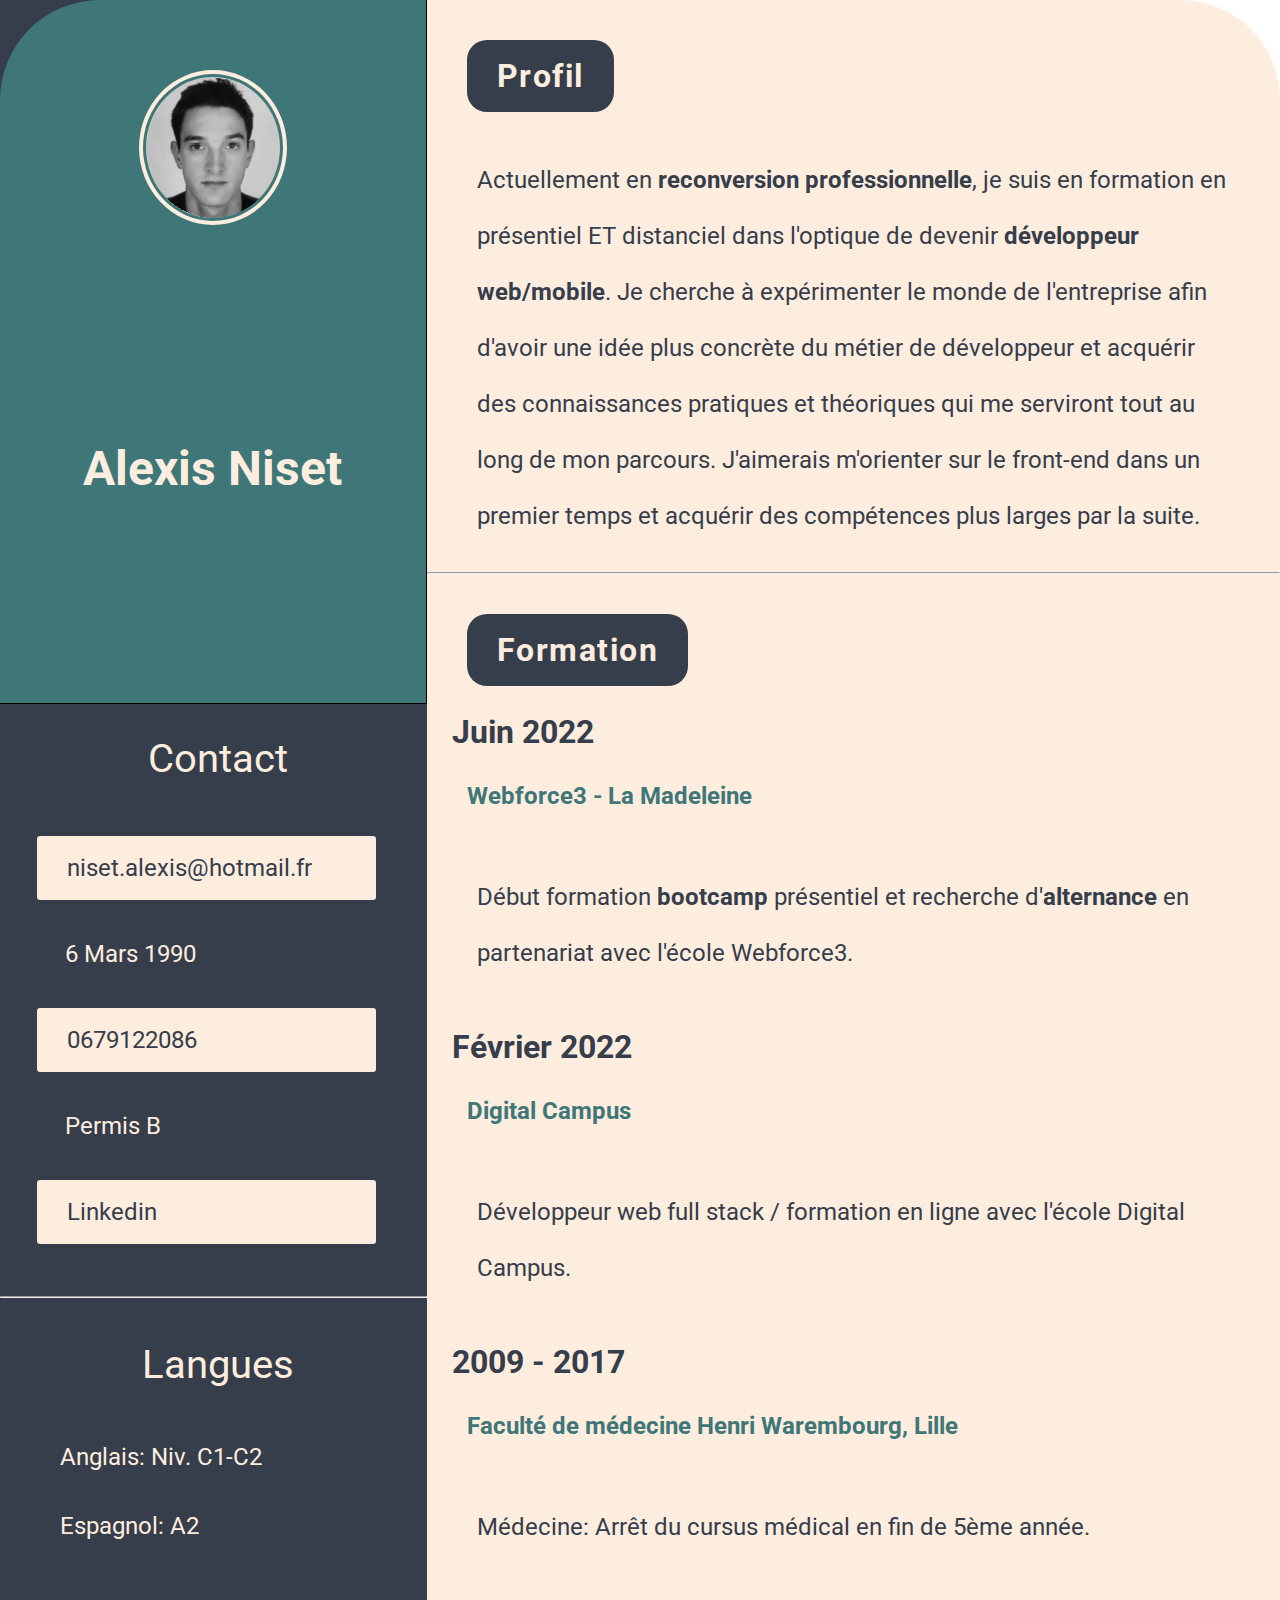
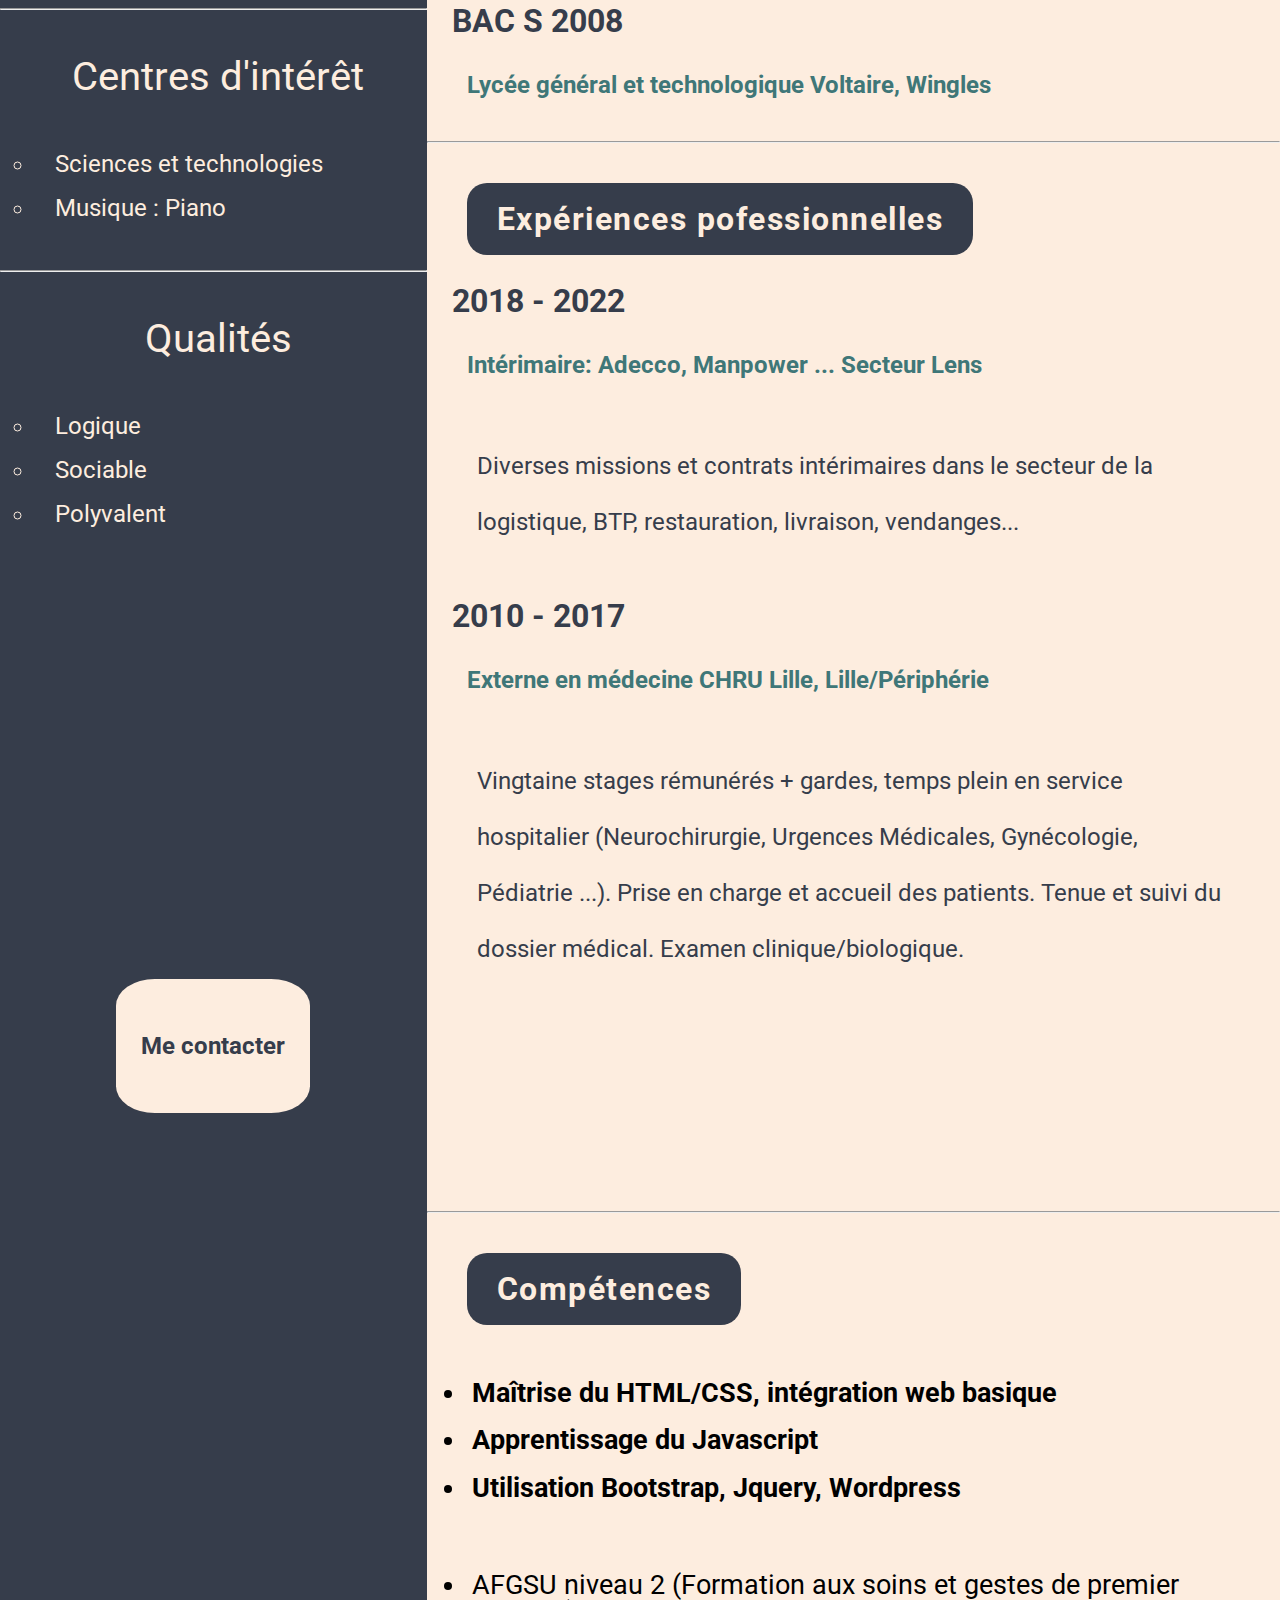
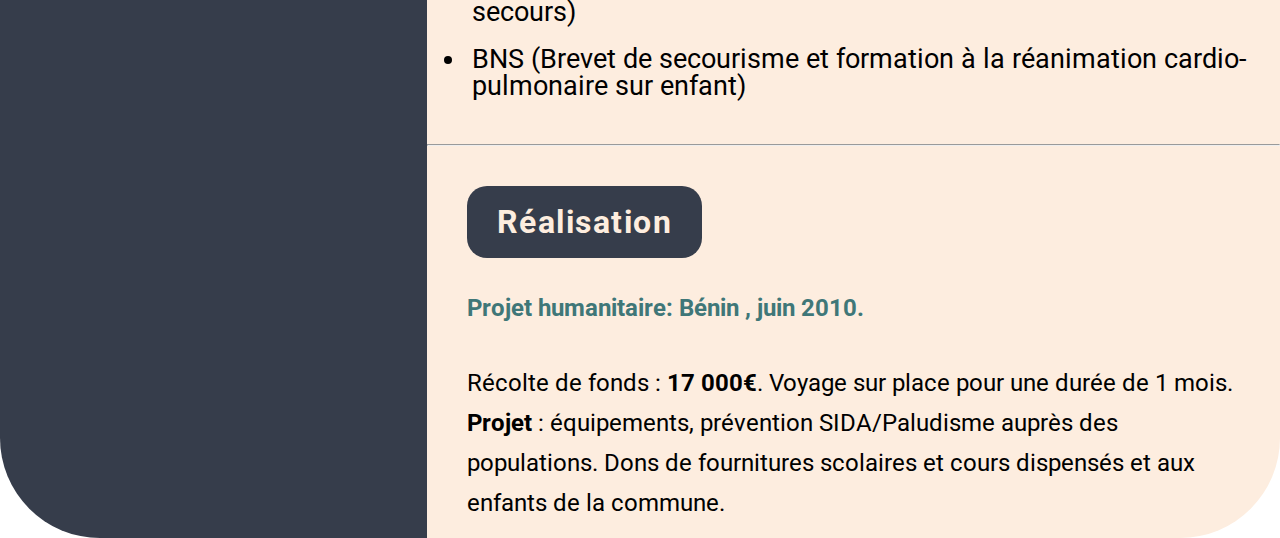
<file: index.html>
<!DOCTYPE html>
<html lang="en">
<head>
    <meta charset="UTF-8">
    <meta http-equiv="X-UA-Compatible" content="IE=edge">
    <meta name="viewport" content="width=device-width, initial-scale=1.0">
    <title>CV</title>
    <link rel="stylesheet" href="https://cdnjs.cloudflare.com/ajax/libs/font-awesome/6.1.1/css/all.min.css" integrity="sha512-KfkfwYDsLkIlwQp6LFnl8zNdLGxu9YAA1QvwINks4PhcElQSvqcyVLLD9aMhXd13uQjoXtEKNosOWaZqXgel0g==" crossorigin="anonymous" referrerpolicy="no-referrer" />
    <link rel="stylesheet" href="reset.css">
    <link rel="stylesheet" href="style_cv.css">
</head>
<body>
    <header>
        <!-- ------------------------------------------------------------------------------------------------ -->
    </header>
    <section id="page">
        <aside>
            <div class="aside">
                <div class="header">
                    <img class ="photo2_cv" src="./photo2_cv.png" alt="">
                    <h1>Alexis Niset</h1>
                </div>
                <h2 id="contacts">Contact</h2>
                <!-- ------------------------------------------------------------------------------------------------ -->
                <div class="contact">
                    <!-- <li><i class="icon fa-solid fa-user"></i>Alexis Niset</li> -->
                    <li><i class="icon fa-solid fa-envelope"></i><a href="mailto:niset.alexis@hotmail.fr">niset.alexis@hotmail.fr</a> </li>
                    <li><i class="icon fa-solid fa-calendar-days"></i>6 Mars 1990</li>
                    <li><i class="icon fa-solid fa-phone"></i><a href=""tel:+33679122086">0679122086</a></li>
                    <!-- <li><i class="icon fa-solid fa-house"></i>3, rue du Cantin 62300 Lens</li> -->
                    <li><i class="icon fa-solid fa-car"></i>Permis B</li>
                    <li><a href="https://www.linkedin.com/in/alexis-niset-127b06138/" target="_blank"><i class="icon fa-brands fa-linkedin"></i>Linkedin</a></li>
                </div>
                <hr>
                <div>
                    <h2>Langues</h2>
                <!-- ------------------------------------------------------------------------------------------------ -->
                    <p><i class="icon fa-solid fa-flag"></i>Anglais: Niv. C1-C2</p>
                    <p><i class="icon fa-solid fa-flag"></i>Espagnol: A2</p>
                </div>
                <hr>
                <div class="stylized">
                    <h2>Centres d'intérêt</h2>
                <!-- ------------------------------------------------------------------------------------------------ -->
                    <li>Sciences et technologies</li>
                    <li>Musique : Piano</li>
                </div>
                <hr>
                 <div class="stylized">
                    <h2>Qualités</h2>

                    <li>Logique</li>
                    <li>Sociable</li>
                    <li>Polyvalent</li>
                </div>
            </div>
            <div class="back-to-top">
                <div>
                    <a href="#contacts">Me contacter</a>
                </div>
            </div>
        </aside>
            <main>
                <h3>Profil</h3>
            <!-- ------------------------------------------------------------------------------------------------ -->
                <p>
                    Actuellement en <strong>reconversion professionnelle</strong>, je suis en formation en présentiel ET distanciel
                    dans l'optique de devenir <strong>développeur web/mobile</strong>. Je cherche à 
                    expérimenter le monde de l'entreprise afin d'avoir une idée plus 
                    concrète du métier de développeur et acquérir des connaissances 
                    pratiques et théoriques qui me serviront tout au long de mon parcours. J'aimerais 
                    m'orienter sur le front-end dans un premier temps et acquérir des 
                    compétences plus larges par la suite.
                </p>
                <hr>
                <h3>Formation</h3>
            <!-- ------------------------------------------------------------------------------------------------ -->
                <div class="flex-item">
                    <div class="date">
                        Juin 2022
                    </div>
                    <p class="organization">
                        Webforce3 - La Madeleine
                    </p>
                    <p>
                        Début formation <strong>bootcamp</strong>  présentiel et recherche d'<strong>alternance</strong>  en partenariat avec l'école Webforce3.
                    </p>
                </div>
                <div class="flex-item">
                    <div class="date">
                        Février 2022
                    </div>
                    <p class="organization">
                        Digital Campus
                    </p>
                    <p>
                        Développeur web full stack / formation en ligne avec l'école Digital Campus.
                    </p>
                </div>
                <div class="flex-item">
                    <div class="date">
                        2009 - 2017
                    </div>
                   <p class="organization">
                       Faculté de médecine Henri Warembourg, Lille
                   </p>
                   <p>
                       Médecine: Arrêt du cursus médical en fin de 5ème année.
                   </p>
                </div>
                <div class="flex-item">
                    <div class="date">
                        BAC S 2008
                    </div>
                    <p class="organization">    
                        Lycée général et technologique Voltaire, Wingles
                    </p>
                </div>
                <hr>
                <h3>Expériences pofessionnelles</h3>
            <!-- ------------------------------------------------------------------------------------------------ -->
                <div class="flex-item">
                    <div class="date"> 2018 - 2022</div>
                    <p class="organization">
                        Intérimaire:
                        Adecco, Manpower ... Secteur Lens
                    </p>
                    <p>
                        Diverses missions et contrats intérimaires dans le secteur de la 
                        logistique, BTP, restauration, livraison, vendanges...
                    </p>
                </div>
                <div class="flex-item">
                    <div class="date">
                         2010 - 2017
                    </div>
                    <p class="organization">
                        Externe en médecine
                        CHRU Lille, Lille/Périphérie
                    </p>
                    <p>
                        Vingtaine stages rémunérés + gardes, temps plein en service hospitalier (Neurochirurgie, Urgences 
                        Médicales, Gynécologie, Pédiatrie ...). Prise en charge et accueil des patients.
                        Tenue et suivi du dossier médical. Examen clinique/biologique.
                    </p>
                </div>
        </main>
        <footer>
            <hr>
            <h3>Compétences</h3>
            <!-- ------------------------------------------------------------------------------------------------ -->
            <p>
                <li class="imp">Maîtrise du HTML/CSS, intégration web basique</li>
                <li class="imp">Apprentissage du Javascript</li>
                <li class="imp">Utilisation Bootstrap, Jquery, Wordpress</li>
            </p>
            <p>
                <li class="small">AFGSU niveau 2 (Formation aux soins et gestes de premier secours)</li>
                <li class="small">BNS (Brevet de secourisme et formation à la réanimation cardio-pulmonaire sur enfant)</li>
            </p>
            <hr>
            <h3>Réalisation</h3>
            <h4>
                <p class="organization">
                    Projet humanitaire: <span>Bénin</span> , juin 2010.
                </p>
            </h4>
            <p>
                Récolte de fonds : <strong>17 000€</strong>. Voyage sur place pour une durée de 1 mois. <br>
                <strong>Projet</strong> : équipements,  prévention SIDA/Paludisme auprès des populations.
                Dons de fournitures scolaires et cours dispensés et aux enfants de la commune.
            </p>
        </footer>
      </section>
</body>
</html>

<!--  -->
</file>
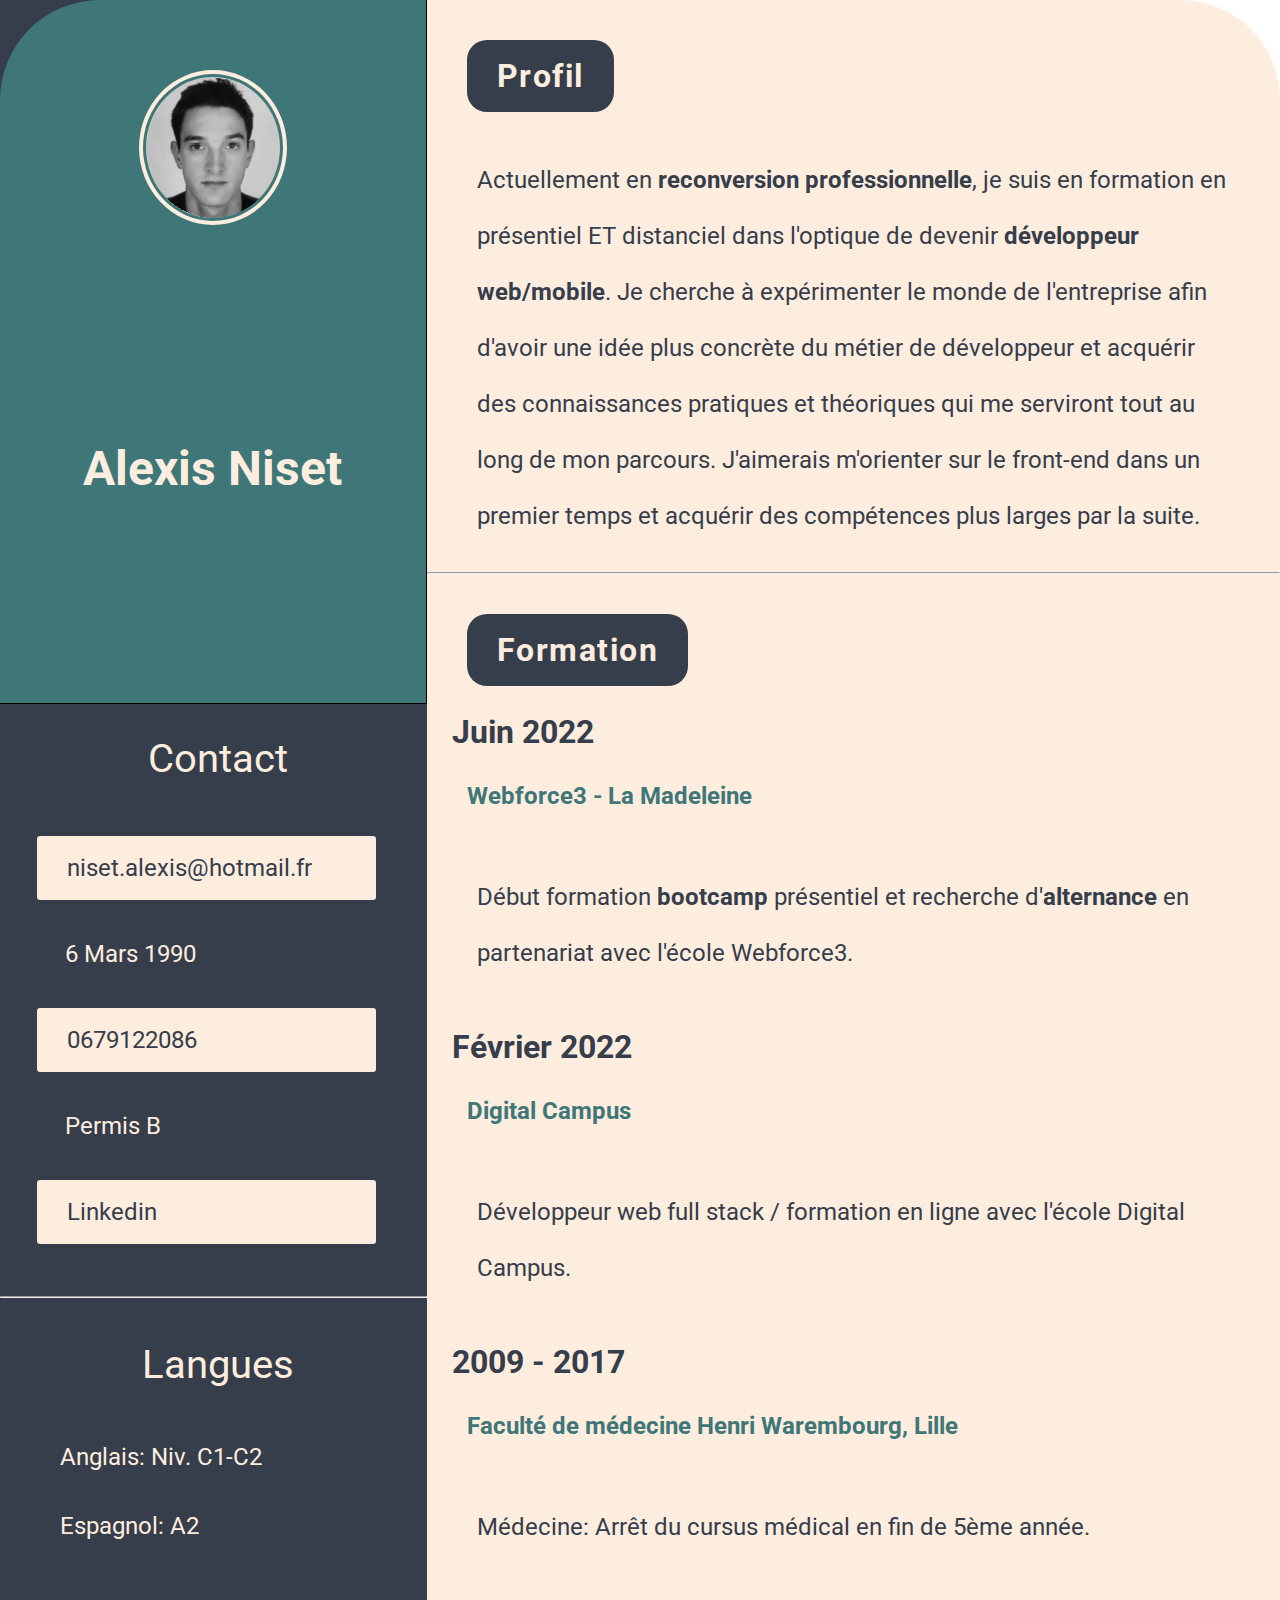
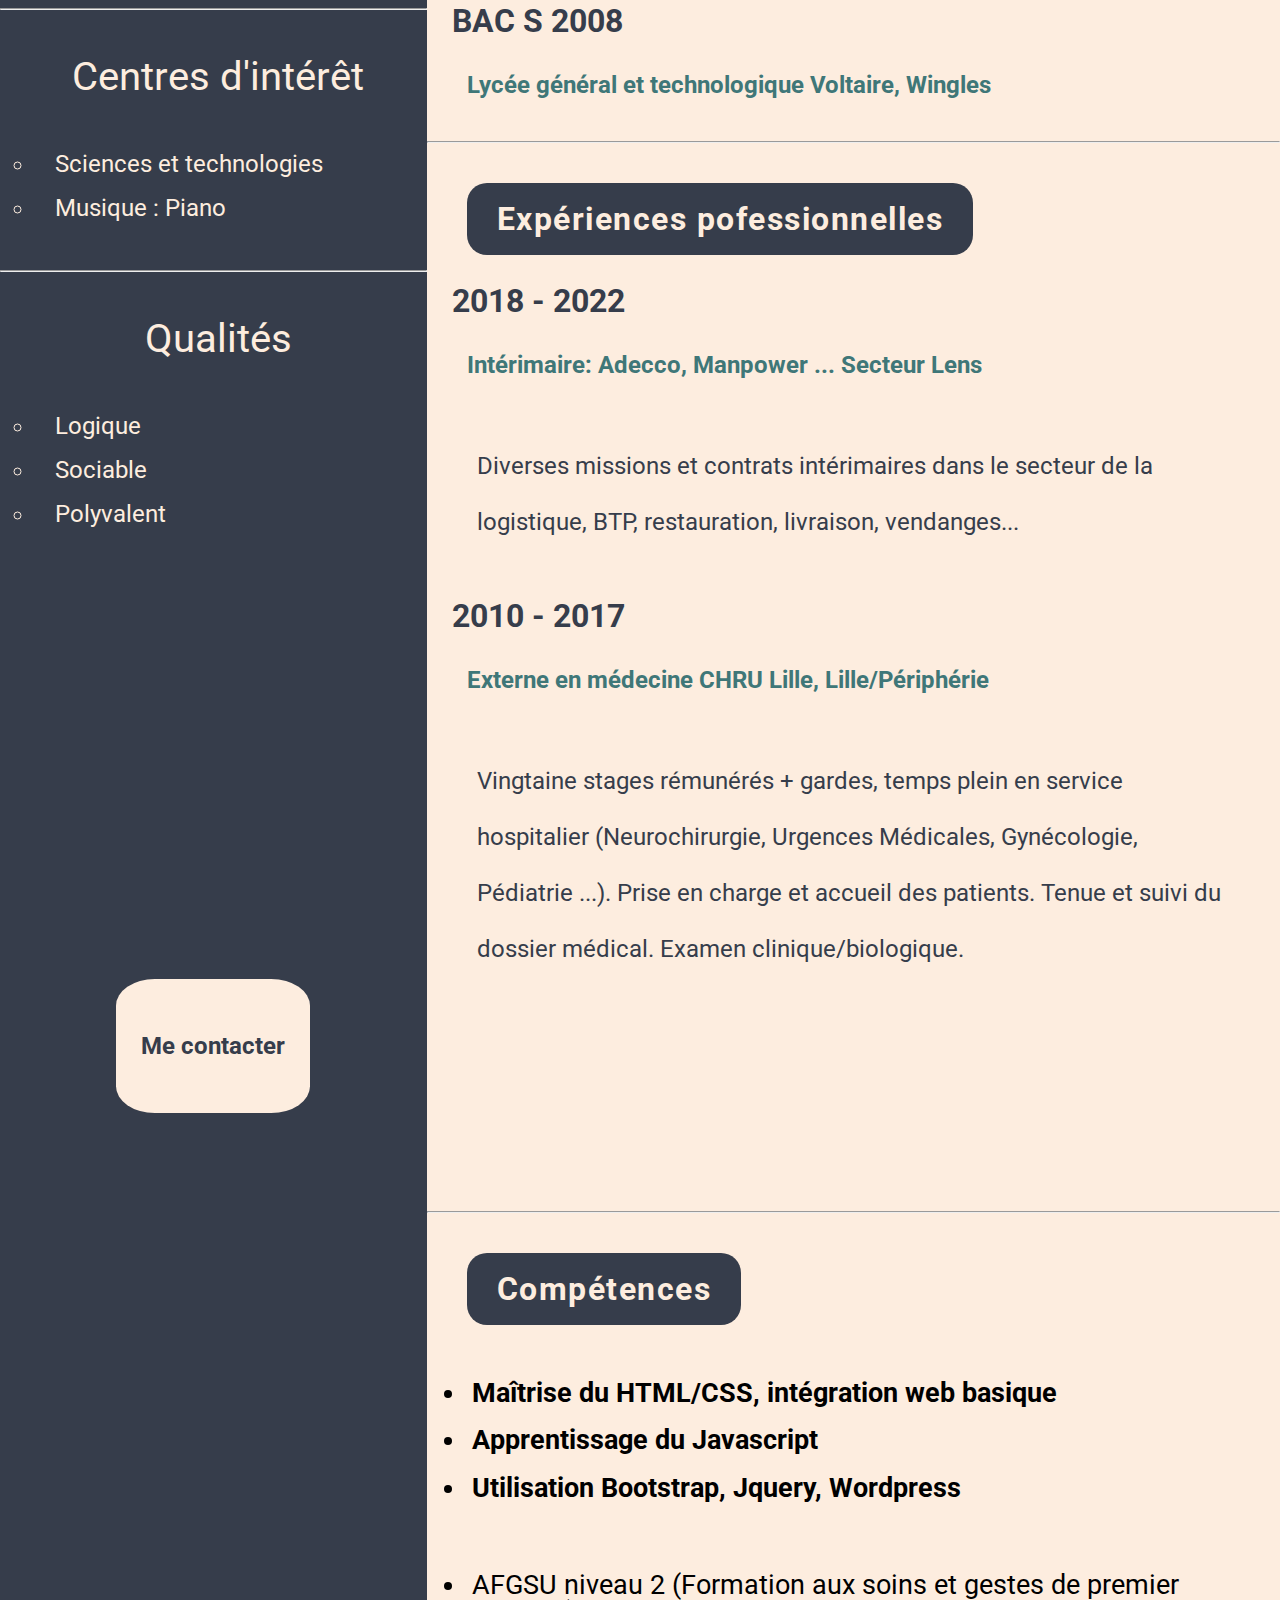
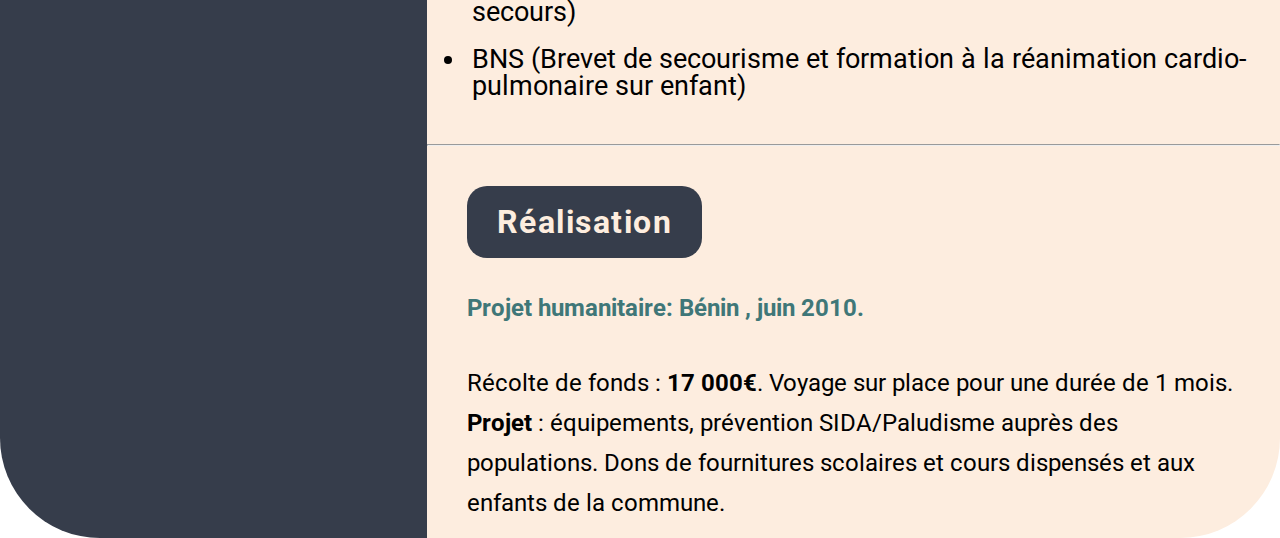
<file: CVV.html>
<!DOCTYPE html>
<html lang="en">
<head>
    <meta charset="UTF-8">
    <meta http-equiv="X-UA-Compatible" content="IE=edge">
    <meta name="viewport" content="width=device-width, initial-scale=1.0">
    <title>CV</title>
    <link rel="stylesheet" href="https://cdnjs.cloudflare.com/ajax/libs/font-awesome/6.1.1/css/all.min.css" integrity="sha512-KfkfwYDsLkIlwQp6LFnl8zNdLGxu9YAA1QvwINks4PhcElQSvqcyVLLD9aMhXd13uQjoXtEKNosOWaZqXgel0g==" crossorigin="anonymous" referrerpolicy="no-referrer" />
    <link rel="stylesheet" href="reset.css">
    <link rel="stylesheet" href="style_cv.css">
</head>
<body>
    <header>
        <!-- ------------------------------------------------------------------------------------------------ -->
    </header>
    <section id="page">
        <aside>
            <div class="aside">
                <div class="header">
                    <img class ="photo2_cv" src="./photo2_cv.png" alt="">
                    <h1>Alexis Niset</h1>
                </div>
                <h2 id="contacts">Contact</h2>
                <!-- ------------------------------------------------------------------------------------------------ -->
                <div class="contact">
                    <!-- <li><i class="icon fa-solid fa-user"></i>Alexis Niset</li> -->
                    <li><i class="icon fa-solid fa-envelope"></i><a href="mailto:niset.alexis@hotmail.fr">niset.alexis@hotmail.fr</a> </li>
                    <li><i class="icon fa-solid fa-calendar-days"></i>6 Mars 1990</li>
                    <li><i class="icon fa-solid fa-phone"></i><a href=""tel:+33679122086">0679122086</a></li>
                    <!-- <li><i class="icon fa-solid fa-house"></i>3, rue du Cantin 62300 Lens</li> -->
                    <li><i class="icon fa-solid fa-car"></i>Permis B</li>
                    <li><a href="https://www.linkedin.com/in/alexis-niset-127b06138/" target="_blank"><i class="icon fa-brands fa-linkedin"></i>Linkedin</a></li>
                </div>
                <hr>
                <div>
                    <h2>Langues</h2>
                <!-- ------------------------------------------------------------------------------------------------ -->
                    <p><i class="icon fa-solid fa-flag"></i>Anglais: Niv. C1-C2</p>
                    <p><i class="icon fa-solid fa-flag"></i>Espagnol: A2</p>
                </div>
                <hr>
                <div class="stylized">
                    <h2>Centres d'intérêt</h2>
                <!-- ------------------------------------------------------------------------------------------------ -->
                    <li>Sciences et technologies</li>
                    <li>Musique : Piano</li>
                </div>
                <hr>
                 <div class="stylized">
                    <h2>Qualités</h2>

                    <li>Logique</li>
                    <li>Sociable</li>
                    <li>Polyvalent</li>
                </div>
            </div>
            <div class="back-to-top">
                <div>
                    <a href="#contacts">Me contacter</a>
                </div>
            </div>
        </aside>
            <main>
                <h3>Profil</h3>
            <!-- ------------------------------------------------------------------------------------------------ -->
                <p>
                    Actuellement en <strong>reconversion professionnelle</strong>, je suis en formation en présentiel ET distanciel
                    dans l'optique de devenir <strong>développeur web/mobile</strong>. Je cherche à 
                    expérimenter le monde de l'entreprise afin d'avoir une idée plus 
                    concrète du métier de développeur et acquérir des connaissances 
                    pratiques et théoriques qui me serviront tout au long de mon parcours. J'aimerais 
                    m'orienter sur le front-end dans un premier temps et acquérir des 
                    compétences plus larges par la suite.
                </p>
                <hr>
                <h3>Formation</h3>
            <!-- ------------------------------------------------------------------------------------------------ -->
                <div class="flex-item">
                    <div class="date">
                        Juin 2022
                    </div>
                    <p class="organization">
                        Webforce3 - La Madeleine
                    </p>
                    <p>
                        Début formation <strong>bootcamp</strong>  présentiel et recherche d'<strong>alternance</strong>  en partenariat avec l'école Webforce3.
                    </p>
                </div>
                <div class="flex-item">
                    <div class="date">
                        Février 2022
                    </div>
                    <p class="organization">
                        Digital Campus
                    </p>
                    <p>
                        Développeur web full stack / formation en ligne avec l'école Digital Campus.
                    </p>
                </div>
                <div class="flex-item">
                    <div class="date">
                        2009 - 2017
                    </div>
                   <p class="organization">
                       Faculté de médecine Henri Warembourg, Lille
                   </p>
                   <p>
                       Médecine: Arrêt du cursus médical en fin de 5ème année.
                   </p>
                </div>
                <div class="flex-item">
                    <div class="date">
                        BAC S 2008
                    </div>
                    <p class="organization">    
                        Lycée général et technologique Voltaire, Wingles
                    </p>
                </div>
                <hr>
                <h3>Expériences pofessionnelles</h3>
            <!-- ------------------------------------------------------------------------------------------------ -->
                <div class="flex-item">
                    <div class="date"> 2018 - 2022</div>
                    <p class="organization">
                        Intérimaire:
                        Adecco, Manpower ... Secteur Lens
                    </p>
                    <p>
                        Diverses missions et contrats intérimaires dans le secteur de la 
                        logistique, BTP, restauration, livraison, vendanges...
                    </p>
                </div>
                <div class="flex-item">
                    <div class="date">
                         2010 - 2017
                    </div>
                    <p class="organization">
                        Externe en médecine
                        CHRU Lille, Lille/Périphérie
                    </p>
                    <p>
                        Vingtaine stages rémunérés + gardes, temps plein en service hospitalier (Neurochirurgie, Urgences 
                        Médicales, Gynécologie, Pédiatrie ...). Prise en charge et accueil des patients.
                        Tenue et suivi du dossier médical. Examen clinique/biologique.
                    </p>
                </div>
        </main>
        <footer>
            <hr>
            <h3>Compétences</h3>
            <!-- ------------------------------------------------------------------------------------------------ -->
            <p>
                <li class="imp">Maîtrise du HTML/CSS, intégration web basique</li>
                <li class="imp">Apprentissage du Javascript</li>
                <li class="imp">Utilisation Bootstrap, Jquery, Wordpress</li>
            </p>
            <p>
                <li class="small">AFGSU niveau 2 (Formation aux soins et gestes de premier secours)</li>
                <li class="small">BNS (Brevet de secourisme et formation à la réanimation cardio-pulmonaire sur enfant)</li>
            </p>
            <hr>
            <h3>Réalisation</h3>
            <h4>
                <p class="organization">
                    Projet humanitaire: <span>Bénin</span> , juin 2010.
                </p>
            </h4>
            <p>
                Récolte de fonds : <strong>17 000€</strong>. Voyage sur place pour une durée de 1 mois. <br>
                <strong>Projet</strong> : équipements,  prévention SIDA/Paludisme auprès des populations.
                Dons de fournitures scolaires et cours dispensés et aux enfants de la commune.
            </p>
        </footer>
      </section>
</body>
</html>

<!--  -->
</file>
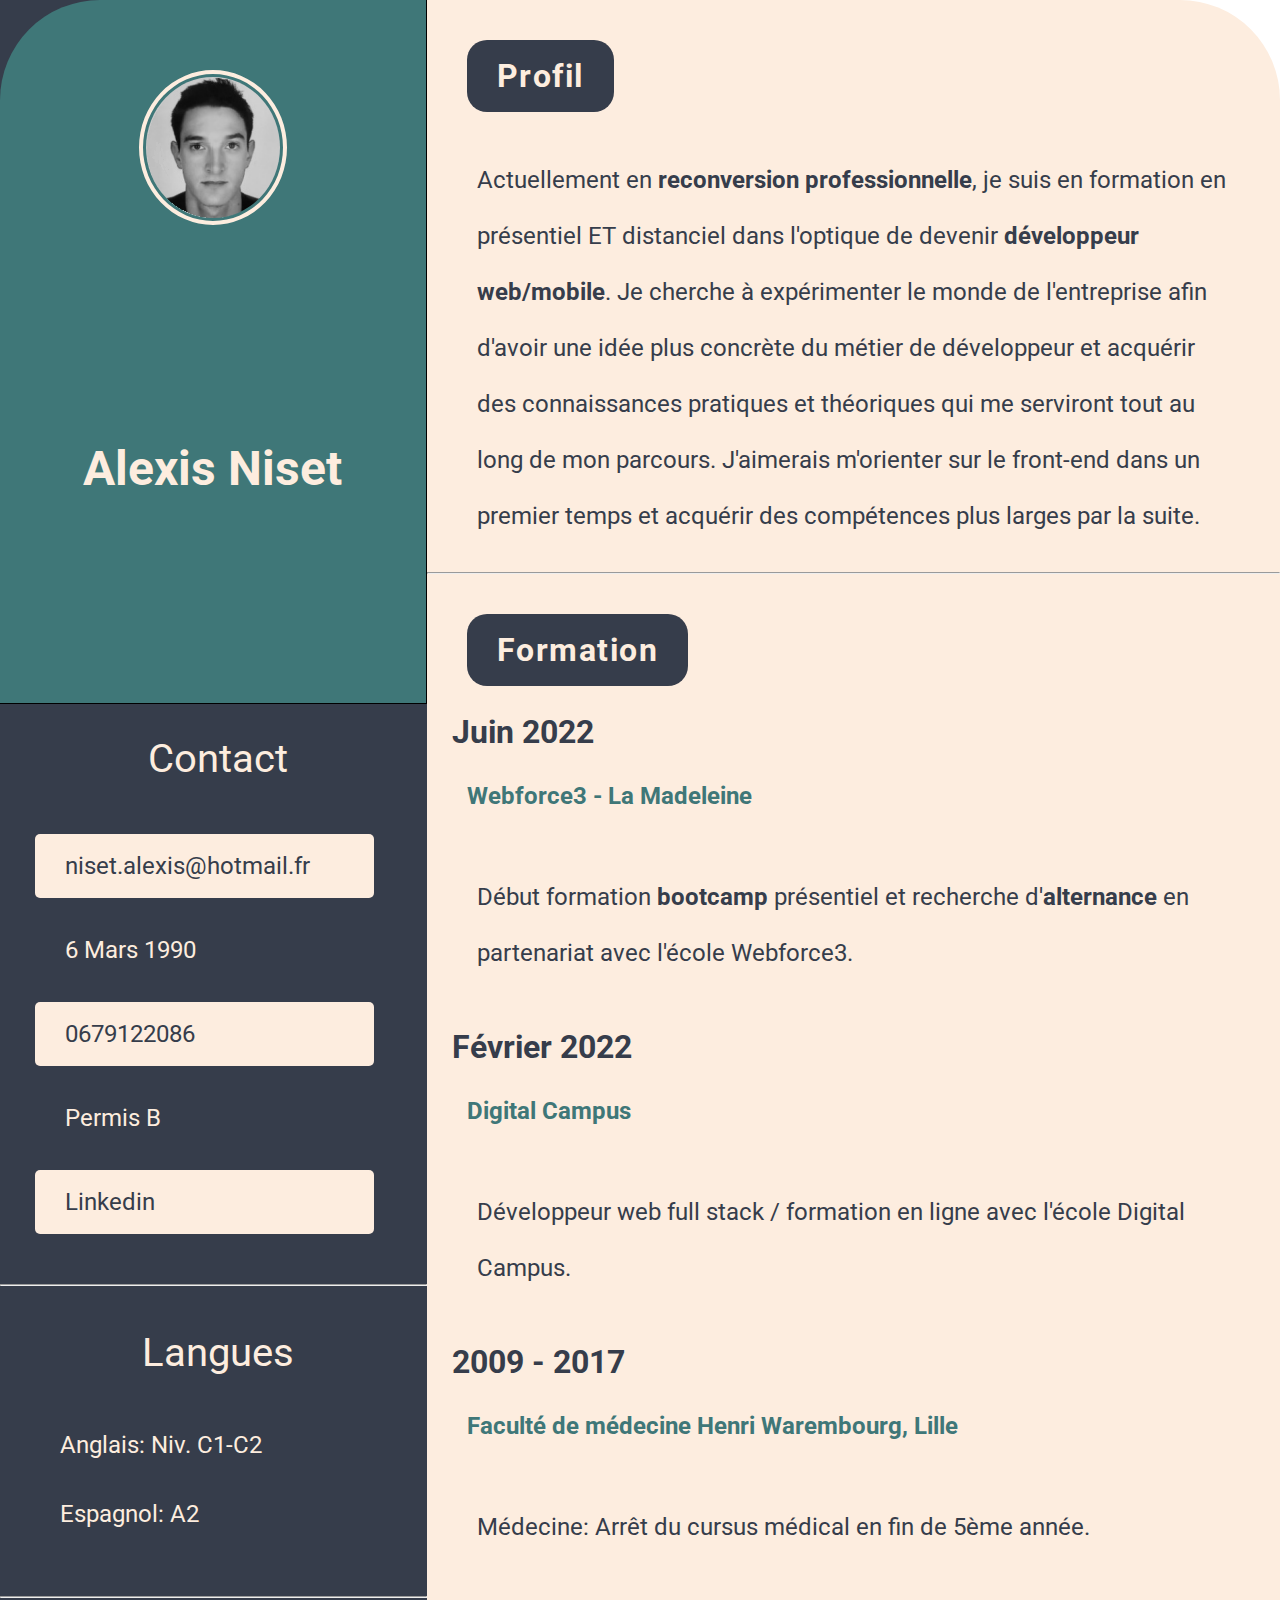
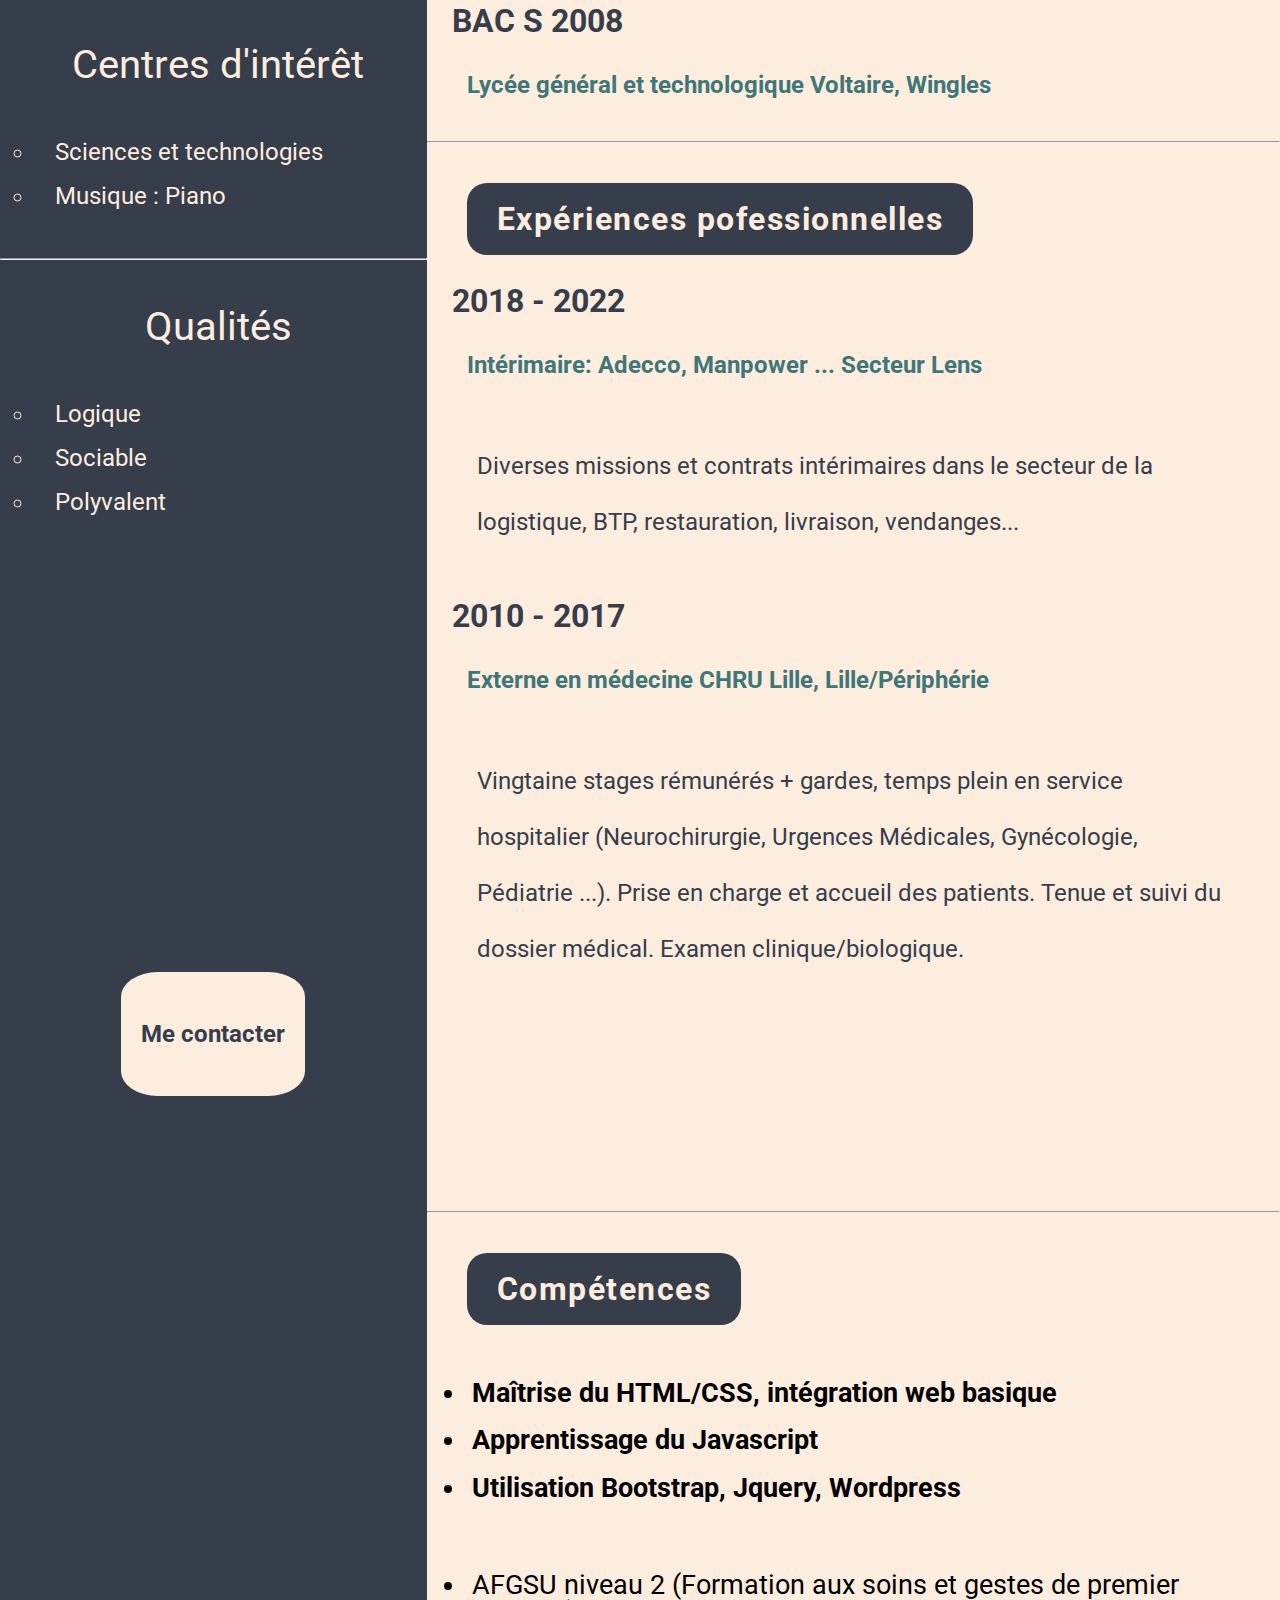
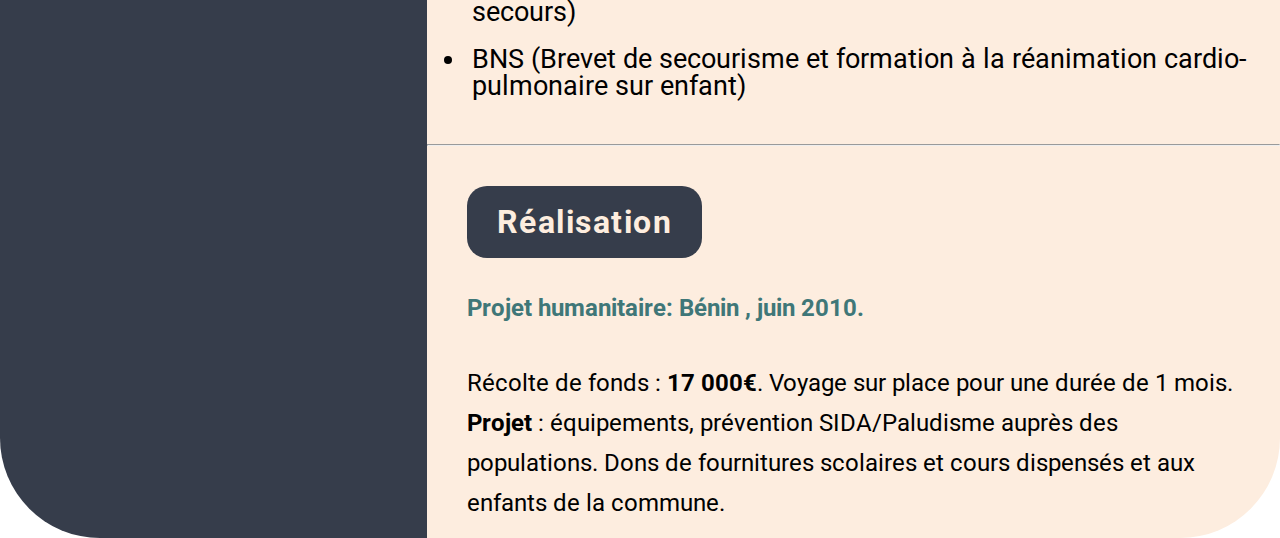
<file: CV HTML/CV.html>
<!DOCTYPE html>
<html lang="en">
<head>
    <meta charset="UTF-8">
    <meta http-equiv="X-UA-Compatible" content="IE=edge">
    <meta name="viewport" content="width=device-width, initial-scale=1.0">
    <title>CV</title>
    <link rel="stylesheet" href="https://cdnjs.cloudflare.com/ajax/libs/font-awesome/6.1.1/css/all.min.css" integrity="sha512-KfkfwYDsLkIlwQp6LFnl8zNdLGxu9YAA1QvwINks4PhcElQSvqcyVLLD9aMhXd13uQjoXtEKNosOWaZqXgel0g==" crossorigin="anonymous" referrerpolicy="no-referrer" />
    <link rel="stylesheet" href="reset.css">
    <link rel="stylesheet" href="style_cv.css">
</head>
<body>
    <header>
        <!-- ------------------------------------------------------------------------------------------------ -->
    </header>
    <section id="page">
        <aside>
            <div class="aside">
                <div class="header">
                    <img class ="photo2_cv" src="images/photo2_cv.png" alt="photo CV">
                    <h1>Alexis Niset</h1>
                </div>
                <h2 id="contacts">Contact</h2>
                <!-- ------------------------------------------------------------------------------------------------ -->
                <div class="contact">
                    <!-- <li><i class="icon fa-solid fa-user"></i>Alexis Niset</li> -->
                    <li><i class="icon fa-solid fa-envelope"></i><a href="mailto:niset.alexis@hotmail.fr">niset.alexis@hotmail.fr</a> </li>
                    <li><i class="icon fa-solid fa-calendar-days"></i>6 Mars 1990</li>
                    <li><i class="icon fa-solid fa-phone"></i><a href=""tel:+33679122086">0679122086</a></li>
                    <!-- <li><i class="icon fa-solid fa-house"></i>3, rue du Cantin 62300 Lens</li> -->
                    <li><i class="icon fa-solid fa-car"></i>Permis B</li>
                    <li><a href="https://www.linkedin.com/in/alexis-niset-127b06138/" target="_blank"><i class="icon fa-brands fa-linkedin"></i>Linkedin</a></li>
                </div>
                <hr>
                <div>
                    <h2>Langues</h2>
                <!-- ------------------------------------------------------------------------------------------------ -->
                    <p><i class="icon fa-solid fa-flag"></i>Anglais: Niv. C1-C2</p>
                    <p><i class="icon fa-solid fa-flag"></i>Espagnol: A2</p>
                </div>
                <hr>
                <div class="stylized">
                    <h2>Centres d'intérêt</h2>
                <!-- ------------------------------------------------------------------------------------------------ -->
                    <li>Sciences et technologies</li>
                    <li>Musique : Piano</li>
                </div>
                <hr>
                 <div class="stylized">
                    <h2>Qualités</h2>

                    <li>Logique</li>
                    <li>Sociable</li>
                    <li>Polyvalent</li>
                </div>
            </div>
            <div class="back-to-top">
                <div>
                    <a href="#contacts">Me contacter</a>
                </div>
            </div>
        </aside>
            <main>
                <h3>Profil</h3>
            <!-- ------------------------------------------------------------------------------------------------ -->
                <p>
                    Actuellement en <strong>reconversion professionnelle</strong>, je suis en formation en présentiel ET distanciel
                    dans l'optique de devenir <strong>développeur web/mobile</strong>. Je cherche à 
                    expérimenter le monde de l'entreprise afin d'avoir une idée plus 
                    concrète du métier de développeur et acquérir des connaissances 
                    pratiques et théoriques qui me serviront tout au long de mon parcours. J'aimerais 
                    m'orienter sur le front-end dans un premier temps et acquérir des 
                    compétences plus larges par la suite.
                </p>
                <hr>
                <h3>Formation</h3>
            <!-- ------------------------------------------------------------------------------------------------ -->
                <div class="flex-item">
                    <div class="date">
                        Juin 2022
                    </div>
                    <p class="organization">
                        Webforce3 - La Madeleine
                    </p>
                    <p>
                        Début formation <strong>bootcamp</strong>  présentiel et recherche d'<strong>alternance</strong>  en partenariat avec l'école Webforce3.
                    </p>
                </div>
                <div class="flex-item">
                    <div class="date">
                        Février 2022
                    </div>
                    <p class="organization">
                        Digital Campus
                    </p>
                    <p>
                        Développeur web full stack / formation en ligne avec l'école Digital Campus.
                    </p>
                </div>
                <div class="flex-item">
                    <div class="date">
                        2009 - 2017
                    </div>
                   <p class="organization">
                       Faculté de médecine Henri Warembourg, Lille
                   </p>
                   <p>
                       Médecine: Arrêt du cursus médical en fin de 5ème année.
                   </p>
                </div>
                <div class="flex-item">
                    <div class="date">
                        BAC S 2008
                    </div>
                    <p class="organization">    
                        Lycée général et technologique Voltaire, Wingles
                    </p>
                </div>
                <hr>
                <h3>Expériences pofessionnelles</h3>
            <!-- ------------------------------------------------------------------------------------------------ -->
                <div class="flex-item">
                    <div class="date"> 2018 - 2022</div>
                    <p class="organization">
                        Intérimaire:
                        Adecco, Manpower ... Secteur Lens
                    </p>
                    <p>
                        Diverses missions et contrats intérimaires dans le secteur de la 
                        logistique, BTP, restauration, livraison, vendanges...
                    </p>
                </div>
                <div class="flex-item">
                    <div class="date">
                         2010 - 2017
                    </div>
                    <p class="organization">
                        Externe en médecine
                        CHRU Lille, Lille/Périphérie
                    </p>
                    <p>
                        Vingtaine stages rémunérés + gardes, temps plein en service hospitalier (Neurochirurgie, Urgences 
                        Médicales, Gynécologie, Pédiatrie ...). Prise en charge et accueil des patients.
                        Tenue et suivi du dossier médical. Examen clinique/biologique.
                    </p>
                </div>
        </main>
        <footer>
            <hr>
            <h3>Compétences</h3>
            <!-- ------------------------------------------------------------------------------------------------ -->
            <p>
                <li class="imp">Maîtrise du HTML/CSS, intégration web basique</li>
                <li class="imp">Apprentissage du Javascript</li>
                <li class="imp">Utilisation Bootstrap, Jquery, Wordpress</li>
            </p>
            <p>
                <li class="small">AFGSU niveau 2 (Formation aux soins et gestes de premier secours)</li>
                <li class="small">BNS (Brevet de secourisme et formation à la réanimation cardio-pulmonaire sur enfant)</li>
            </p>
            <hr>
            <h3>Réalisation</h3>
            <h4>
                <p class="organization">
                    Projet humanitaire: <span>Bénin</span> , juin 2010.
                </p>
            </h4>
            <p>
                Récolte de fonds : <strong>17 000€</strong>. Voyage sur place pour une durée de 1 mois. <br>
                <strong>Projet</strong> : équipements,  prévention SIDA/Paludisme auprès des populations.
                Dons de fournitures scolaires et cours dispensés et aux enfants de la commune.
            </p>
        </footer>
      </section>
</body>
</html>

<!--  -->
</file>
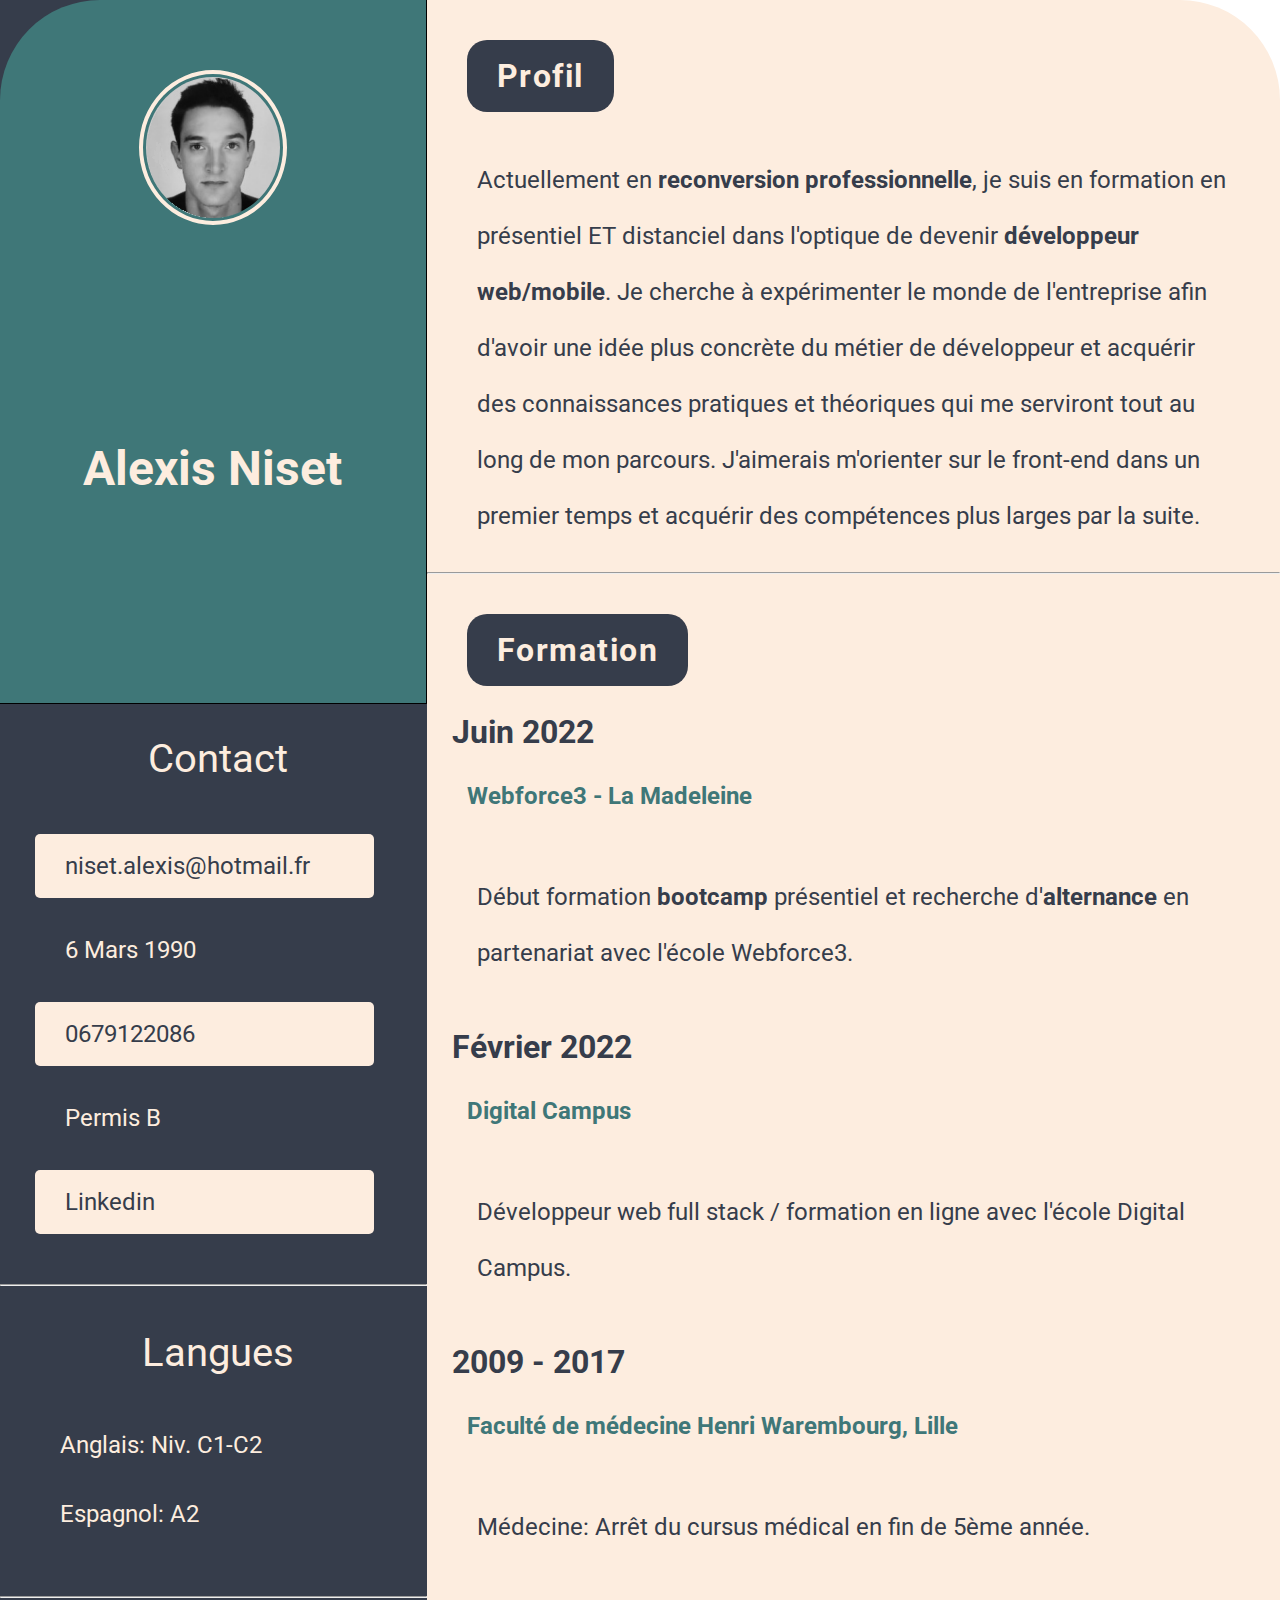
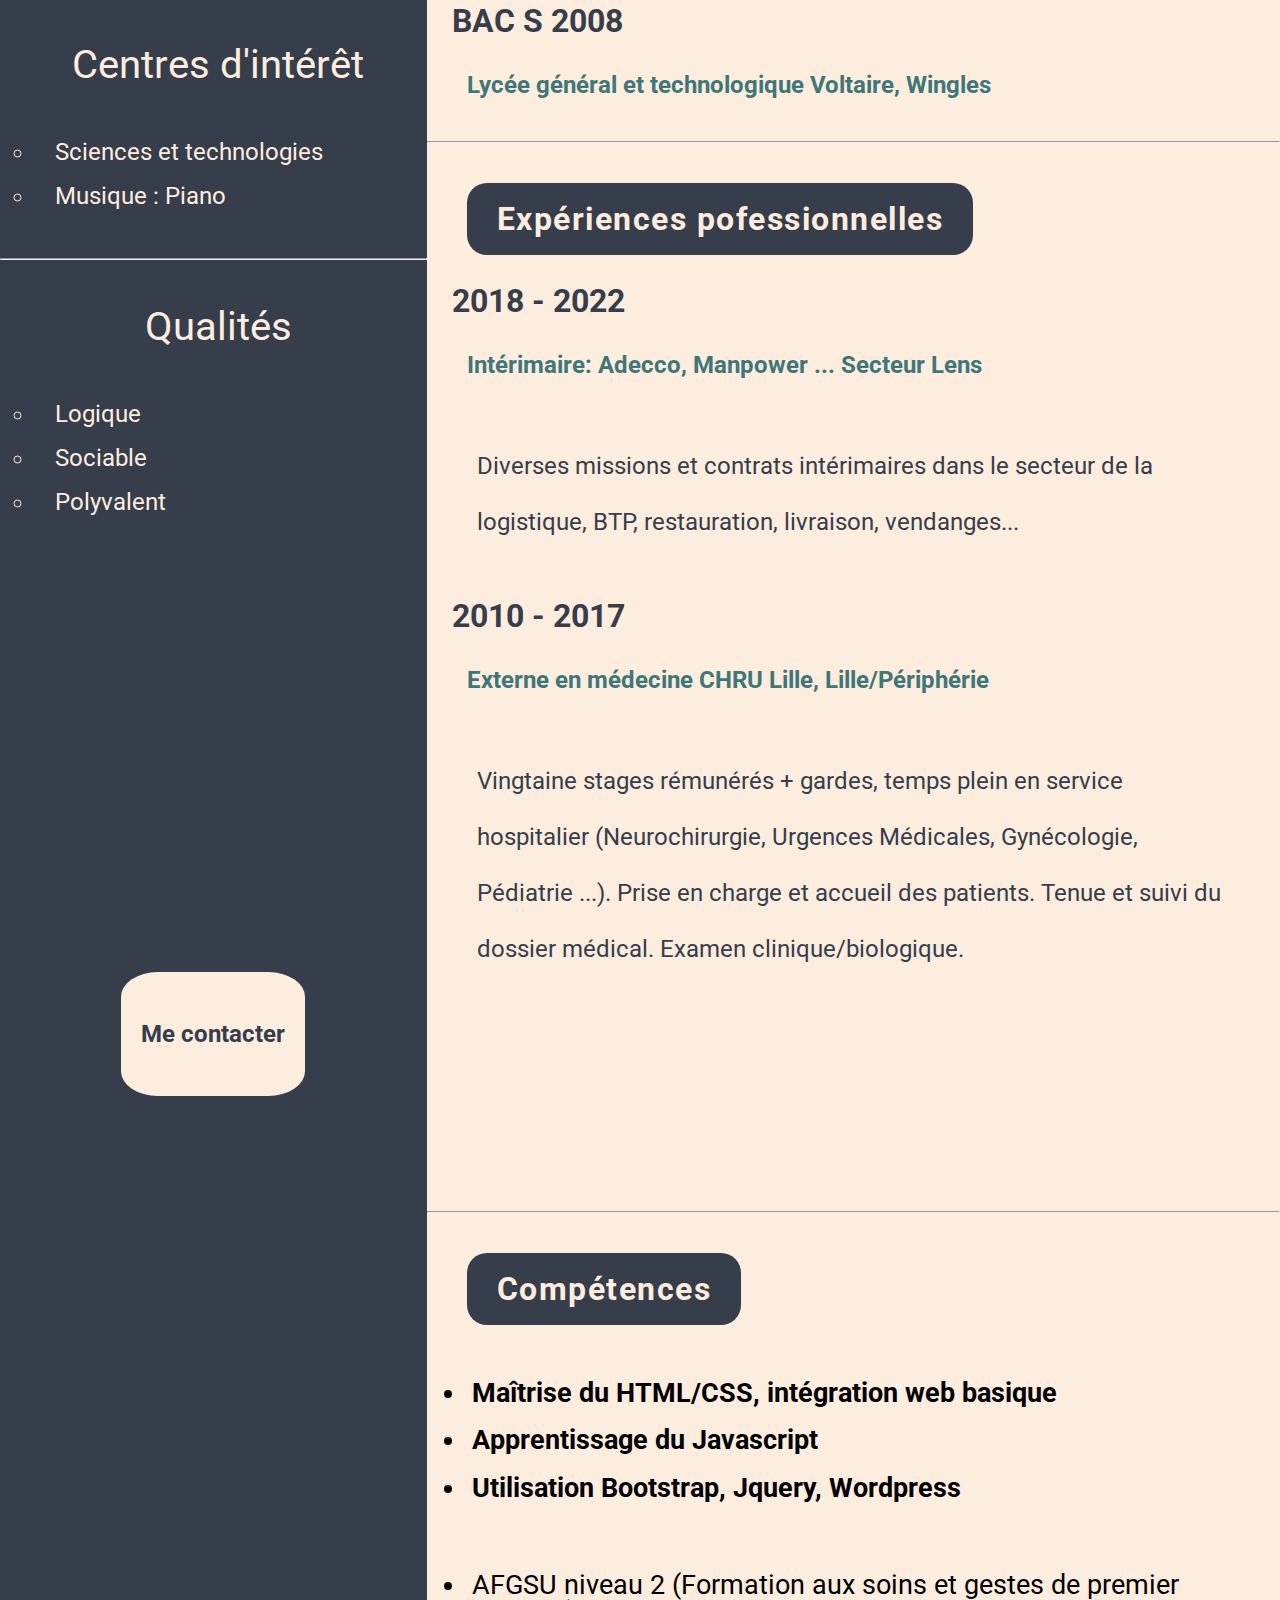
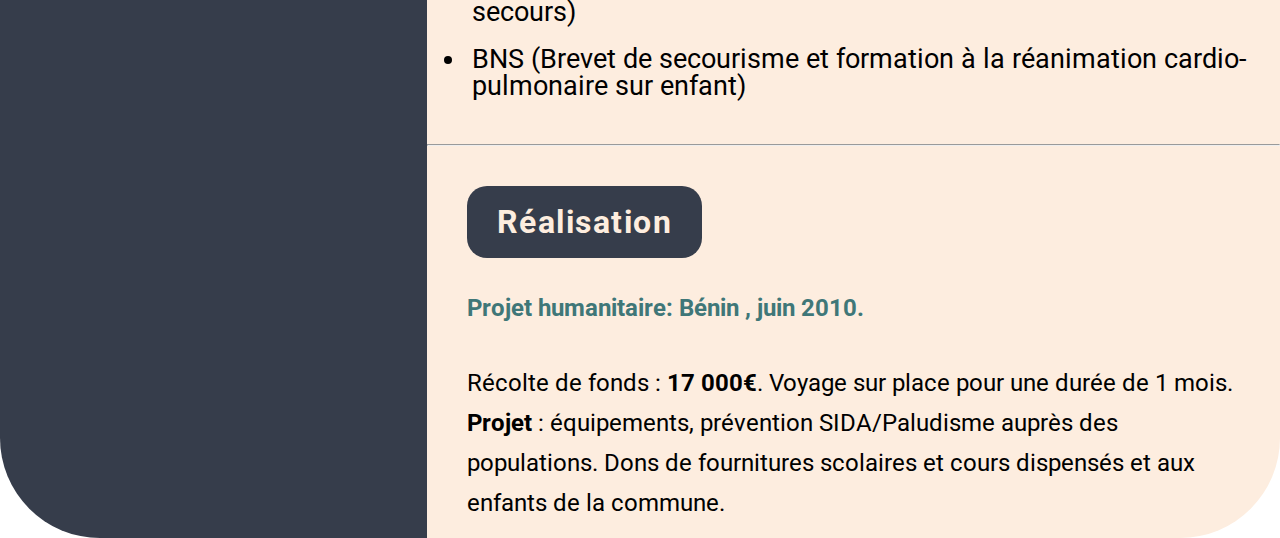
<file: CV HTML/CVV.html>
<!DOCTYPE html>
<html lang="en">
<head>
    <meta charset="UTF-8">
    <meta http-equiv="X-UA-Compatible" content="IE=edge">
    <meta name="viewport" content="width=device-width, initial-scale=1.0">
    <title>CV</title>
    <link rel="stylesheet" href="https://cdnjs.cloudflare.com/ajax/libs/font-awesome/6.1.1/css/all.min.css" integrity="sha512-KfkfwYDsLkIlwQp6LFnl8zNdLGxu9YAA1QvwINks4PhcElQSvqcyVLLD9aMhXd13uQjoXtEKNosOWaZqXgel0g==" crossorigin="anonymous" referrerpolicy="no-referrer" />
    <link rel="stylesheet" href="reset.css">
    <link rel="stylesheet" href="style_cv.css">
    <style>
        @import url('https://fonts.googleapis.com/css2?family=Roboto:wght@300;400;700&display=swap');

body, html {
    font-family: 'Roboto', sans-serif;
}

#page {
    display: grid;
    width: fit-content;
    height: fit-content;
    grid-template-areas: "aside main"
                         "aside main"
                         "aside foot";
    grid-template-columns: 1.5fr 3fr;
    grid-template-rows: 1fr 2fr 0.5fr;
  }
  
  #page > aside {
    grid-area: aside;
    color: #FFE7D3;
    background-color: #363D4B;
    
  }
  
  #page > main {
    grid-area: main;
    background-color: #fdeddf;
    border-radius: 0 100px 0 0;
  }
  
  #page > footer {
    grid-area: foot;
    background-color: #fdeddf;
    border-radius: 0 0 100px 0;
  }

  .header {
      display: flex;
      flex-direction: column;
      justify-content: space-around;
      align-items: center;
      padding: 30px 25px;
      background-color: #3f7778;
      border-bottom: solid 1px black;
      border-right: solid 1px black ;
      border-radius: 100px 0 0 0;
  }

  aside {
    position: relative;
    border-radius: 0 0 0 100px;   
    background-color: #363D4B;
    }

  .aside {
    color: #fdeddf;
    font-size: 1.5rem;
  }

  .icon {
    padding-right: 10px;
  }

  .photo2_cv {
    border-radius: 50%;
    border: solid 4px #fdeddf;
    margin: 40px 50px;
    padding: 3px;
  }
  
  .back-to-top {

    grid-area: aside;
    display: flex;
    width: 100%;
    height: 1000px;
    justify-content: center;
  }

.back-to-top > div {
  display: flex;
  align-items: center;
}
  .back-to-top a{
    color: #363D4B;
    background-color: #fdeddf;
    padding: 50px 20px;
    border-radius: 20%;
    font-size: 1.5rem;
    font-weight: bold;
    transition: color 0.8s, background-color 0.8s;
  }

.back-to-top a:hover{
  color: #fdeddf;
  background-color: #363D4B;
  transition: color 0.5s, background-color 0.5s;
  border: solid 5px #fdeddf;
}
  main {
    background-color: #fdeddf;
    color: #363D4B;
  }

  h1 {
    font-size: 3rem;
    font-weight: bolder;
    color: #fdeddf;
    margin: 20vh 10px;
  }

  h2 {
    padding: 35px 20px 35px 30px;
    font-size: 2.5rem;
    margin: auto 30px;
    text-align: center;
    
  }

  h3 {
    font-size: 2rem;
    font-weight: bold;
    padding: 20px 30px;
    color: #fdeddf;
    background-color: #363D4B;
     border-radius: 20px;
    width: fit-content;
    margin: 40px 0px 20px 40px;
    letter-spacing: 1.5px;
  }

  p {
    font-size: 1.5rem;
    margin: 5px 20px;
    padding: 20px 30px;
  }

.contact li {
  padding: 20px;
}

.contact li:nth-child(2n+1) {
  background-color: #fdeddf;
  color: #363D4B;
  border-radius: 5px;
  width: 70%;
  transition: color 0.8s, background-color 0.8s;
}
.contact li:nth-child(2n+1):hover {
  background-color: #363D4B;
  color: #fdeddf;
  border: solid 2px #fdeddf;
  transition: background-color 0.4s ease-in-out;
}

aside li {
    list-style: none;
    font-size: 1.5rem;
    padding: 0 20px;
    margin: 20px 35px;
  }
  
  .stylized li {
    list-style:circle;
  }
  strong {
    font-weight: bold;
  }

  .date {
    font-size: 2rem;
    margin: 30px 20px 10px 25px;
    color: #363D4B;
    font-weight: bold;
  }

  .organization {
    padding: 10px 30px 20px 20px;
    color: #3f7778;
    font-weight: bold;
  }

  main p {
    line-height: 3.5rem;
  }

  footer p {
    padding: 10px 20px;
    line-height: 2.5rem;
  }

  li.imp {
    font-size: 1.7rem;
    margin: 10px 0px 0px 40px;
    font-weight: bold;
    padding: 5px;

  }
  
  li.small {
    font-size: 1.7rem;
    margin: 10px 0px 10px 40px;
    padding: 5px;

  }

  aside hr {
    margin-top: 50px;
  }

  @media screen and (max-width: 700px) {
    .back-to-top a {
      
      color: #363D4B;
      background-color: #fdeddf;
      padding: 11px 20px;
      border-radius: 5px;
      margin-top: 802vh;
      margin-left: 16vw;
    }
    h3 {
      margin: 20px 20px;
      font-size: 1.5rem;
    }
  }
    </style>
</head>
<body>
    <header>
        <!-- ------------------------------------------------------------------------------------------------ -->
    </header>
    <section id="page">
        <aside>
            <div class="aside">
                <div class="header">
                    <img class ="photo2_cv" src="images/photo2_cv.png" alt="photo CV">
                    <h1>Alexis Niset</h1>
                </div>
                <h2 id="contacts">Contact</h2>
                <!-- ------------------------------------------------------------------------------------------------ -->
                <div class="contact">
                    <!-- <li><i class="icon fa-solid fa-user"></i>Alexis Niset</li> -->
                    <li><i class="icon fa-solid fa-envelope"></i><a href="mailto:niset.alexis@hotmail.fr">niset.alexis@hotmail.fr</a> </li>
                    <li><i class="icon fa-solid fa-calendar-days"></i>6 Mars 1990</li>
                    <li><i class="icon fa-solid fa-phone"></i><a href=""tel:+33679122086">0679122086</a></li>
                    <!-- <li><i class="icon fa-solid fa-house"></i>3, rue du Cantin 62300 Lens</li> -->
                    <li><i class="icon fa-solid fa-car"></i>Permis B</li>
                    <li><a href="https://www.linkedin.com/in/alexis-niset-127b06138/" target="_blank"><i class="icon fa-brands fa-linkedin"></i>Linkedin</a></li>
                </div>
                <hr>
                <div>
                    <h2>Langues</h2>
                <!-- ------------------------------------------------------------------------------------------------ -->
                    <p><i class="icon fa-solid fa-flag"></i>Anglais: Niv. C1-C2</p>
                    <p><i class="icon fa-solid fa-flag"></i>Espagnol: A2</p>
                </div>
                <hr>
                <div class="stylized">
                    <h2>Centres d'intérêt</h2>
                <!-- ------------------------------------------------------------------------------------------------ -->
                    <li>Sciences et technologies</li>
                    <li>Musique : Piano</li>
                </div>
                <hr>
                 <div class="stylized">
                    <h2>Qualités</h2>

                    <li>Logique</li>
                    <li>Sociable</li>
                    <li>Polyvalent</li>
                </div>
            </div>
            <div class="back-to-top">
                <div>
                    <a href="#contacts">Me contacter</a>
                </div>
            </div>
        </aside>
            <main>
                <h3>Profil</h3>
            <!-- ------------------------------------------------------------------------------------------------ -->
                <p>
                    Actuellement en <strong>reconversion professionnelle</strong>, je suis en formation en présentiel ET distanciel
                    dans l'optique de devenir <strong>développeur web/mobile</strong>. Je cherche à 
                    expérimenter le monde de l'entreprise afin d'avoir une idée plus 
                    concrète du métier de développeur et acquérir des connaissances 
                    pratiques et théoriques qui me serviront tout au long de mon parcours. J'aimerais 
                    m'orienter sur le front-end dans un premier temps et acquérir des 
                    compétences plus larges par la suite.
                </p>
                <hr>
                <h3>Formation</h3>
            <!-- ------------------------------------------------------------------------------------------------ -->
                <div class="flex-item">
                    <div class="date">
                        Juin 2022
                    </div>
                    <p class="organization">
                        Webforce3 - La Madeleine
                    </p>
                    <p>
                        Début formation <strong>bootcamp</strong>  présentiel et recherche d'<strong>alternance</strong>  en partenariat avec l'école Webforce3.
                    </p>
                </div>
                <div class="flex-item">
                    <div class="date">
                        Février 2022
                    </div>
                    <p class="organization">
                        Digital Campus
                    </p>
                    <p>
                        Développeur web full stack / formation en ligne avec l'école Digital Campus.
                    </p>
                </div>
                <div class="flex-item">
                    <div class="date">
                        2009 - 2017
                    </div>
                   <p class="organization">
                       Faculté de médecine Henri Warembourg, Lille
                   </p>
                   <p>
                       Médecine: Arrêt du cursus médical en fin de 5ème année.
                   </p>
                </div>
                <div class="flex-item">
                    <div class="date">
                        BAC S 2008
                    </div>
                    <p class="organization">    
                        Lycée général et technologique Voltaire, Wingles
                    </p>
                </div>
                <hr>
                <h3>Expériences pofessionnelles</h3>
            <!-- ------------------------------------------------------------------------------------------------ -->
                <div class="flex-item">
                    <div class="date"> 2018 - 2022</div>
                    <p class="organization">
                        Intérimaire:
                        Adecco, Manpower ... Secteur Lens
                    </p>
                    <p>
                        Diverses missions et contrats intérimaires dans le secteur de la 
                        logistique, BTP, restauration, livraison, vendanges...
                    </p>
                </div>
                <div class="flex-item">
                    <div class="date">
                         2010 - 2017
                    </div>
                    <p class="organization">
                        Externe en médecine
                        CHRU Lille, Lille/Périphérie
                    </p>
                    <p>
                        Vingtaine stages rémunérés + gardes, temps plein en service hospitalier (Neurochirurgie, Urgences 
                        Médicales, Gynécologie, Pédiatrie ...). Prise en charge et accueil des patients.
                        Tenue et suivi du dossier médical. Examen clinique/biologique.
                    </p>
                </div>
        </main>
        <footer>
            <hr>
            <h3>Compétences</h3>
            <!-- ------------------------------------------------------------------------------------------------ -->
            <p>
                <li class="imp">Maîtrise du HTML/CSS, intégration web basique</li>
                <li class="imp">Apprentissage du Javascript</li>
                <li class="imp">Utilisation Bootstrap, Jquery, Wordpress</li>
            </p>
            <p>
                <li class="small">AFGSU niveau 2 (Formation aux soins et gestes de premier secours)</li>
                <li class="small">BNS (Brevet de secourisme et formation à la réanimation cardio-pulmonaire sur enfant)</li>
            </p>
            <hr>
            <h3>Réalisation</h3>
            <h4>
                <p class="organization">
                    Projet humanitaire: <span>Bénin</span> , juin 2010.
                </p>
            </h4>
            <p>
                Récolte de fonds : <strong>17 000€</strong>. Voyage sur place pour une durée de 1 mois. <br>
                <strong>Projet</strong> : équipements,  prévention SIDA/Paludisme auprès des populations.
                Dons de fournitures scolaires et cours dispensés et aux enfants de la commune.
            </p>
        </footer>
      </section>
</body>
</html>

<!--  -->
</file>
<file: style_cv.css>
@import url('https://fonts.googleapis.com/css2?family=Roboto:wght@300;400;700&display=swap');

body, html {
    font-family: 'Roboto', sans-serif;
}

#page {
    display: grid;
    width: fit-content;
    height: fit-content;
    grid-template-areas: "aside main"
                         "aside main"
                         "aside foot";
    grid-template-columns: 1.5fr 3fr;
    grid-template-rows: 1fr 2fr 0.5fr;
  }
  
  #page > aside {
    grid-area: aside;
    color: #FFE7D3;
    background-color: #363D4B;
    
  }
  
  #page > main {
    grid-area: main;
    background-color: #fdeddf;
    border-radius: 0 100px 0 0;
  }
  
  #page > footer {
    grid-area: foot;
    background-color: #fdeddf;
    border-radius: 0 0 100px 0;
  }

  .header {
      display: flex;
      flex-direction: column;
      justify-content: space-around;
      align-items: center;
      padding: 30px 25px;
      background-color: #3f7778;
      border-bottom: solid 1px black;
      border-right: solid 1px black ;
      border-radius: 100px 0 0 0;
  }

  aside {
    position: relative;
    border-radius: 0 0 0 100px;   
    background-color: #363D4B;
    }

  .aside {
    color: #fdeddf;
    font-size: 1.5rem;
  }

  .icon {
    padding-right: 10px;
  }

  .photo2_cv {
    border-radius: 50%;
    border: solid 4px #fdeddf;
    margin: 40px 50px;
    padding: 3px;
  }
  
  .back-to-top {

    grid-area: aside;
    display: flex;
    width: 100%;
    height: 1000px;
    justify-content: center;
  }

.back-to-top > div {
  display: flex;
  align-items: center;
}
  .back-to-top a{
    color: #363D4B;
    background-color: #fdeddf;
    padding: 50px 20px;
    border-radius: 20%;
    font-size: 1.5rem;
    font-weight: bold;
    transition: color 0.8s, background-color 0.8s, border 0.8s;
    border: solid 5px transparent;
  }

.back-to-top a:hover{
  color: #fdeddf;
  background-color: #363D4B;
  transition: color 0.5s, background-color 0.5s, border-color 0.5s;
  border-color: #FDEDDF;
  cursor: pointer;
}
  main {
    background-color: #fdeddf;
    color: #363D4B;
  }

  h1 {
    font-size: 3rem;
    font-weight: bolder;
    color: #fdeddf;
    margin: 20vh 10px;
  }

  h2 {
    padding: 35px 20px 35px 30px;
    font-size: 2.5rem;
    margin: auto 30px;
    text-align: center;
    
  }

  h3 {
    font-size: 2rem;
    font-weight: bold;
    padding: 20px 30px;
    color: #fdeddf;
    background-color: #363D4B;
     border-radius: 20px;
    width: fit-content;
    margin: 40px 0px 20px 40px;
    letter-spacing: 1.5px;
  }

  p {
    font-size: 1.5rem;
    margin: 5px 20px;
    padding: 20px 30px;
  }

.contact li {
  padding: 20px;
}

.contact li:nth-child(2n+1) {
  background-color: #fdeddf;
  color: #363D4B;
  border-radius: 5px;
  width: 70%;
  border: solid 2px #363D4B;
  transition: color 0.8s, background-color 0.8s, border 0.8s;
}
.contact li:nth-child(2n+1):hover {
  background-color: #363D4B;
  color: #fdeddf;
  border-color: #fdeddf;
  transition: background-color 0.4s ease-in-out, border-color 0.4s ease-in-out;
  cursor: pointer;
}

aside li {
    list-style: none;
    font-size: 1.5rem;
    padding: 0 20px;
    margin: 20px 35px;
  }
  
  .stylized li {
    list-style:circle;
  }
  strong {
    font-weight: bold;
  }

  .date {
    font-size: 2rem;
    margin: 30px 20px 10px 25px;
    color: #363D4B;
    font-weight: bold;
  }

  .organization {
    padding: 10px 30px 20px 20px;
    color: #3f7778;
    font-weight: bold;
  }

  main p {
    line-height: 3.5rem;
  }

  footer p {
    padding: 10px 20px;
    line-height: 2.5rem;
  }

  li.imp {
    font-size: 1.7rem;
    margin: 10px 0px 0px 40px;
    font-weight: bold;
    padding: 5px;

  }
  
  li.small {
    font-size: 1.7rem;
    margin: 10px 0px 10px 40px;
    padding: 5px;

  }

  aside hr {
    margin-top: 50px;
  }

  @media screen and (max-width: 700px) {
    .back-to-top a {
      
      color: #363D4B;
      background-color: #fdeddf;
      padding: 11px 20px;
      border-radius: 5px;
      margin-top: 802vh;
      margin-left: 16vw;
    }
    h3 {
      margin: 20px 20px;
      font-size: 1.5rem;
    }
  }
</file>
<file: CV HTML/style_cv.css>
@import url('https://fonts.googleapis.com/css2?family=Roboto:wght@300;400;700&display=swap');

body, html {
    font-family: 'Roboto', sans-serif;
}

#page {
    display: grid;
    width: fit-content;
    height: fit-content;
    grid-template-areas: "aside main"
                         "aside main"
                         "aside foot";
    grid-template-columns: 1.5fr 3fr;
    grid-template-rows: 1fr 2fr 0.5fr;
  }
  
  #page > aside {
    grid-area: aside;
    color: #FFE7D3;
    background-color: #363D4B;
    
  }
  
  #page > main {
    grid-area: main;
    background-color: #fdeddf;
    border-radius: 0 100px 0 0;
  }
  
  #page > footer {
    grid-area: foot;
    background-color: #fdeddf;
    border-radius: 0 0 100px 0;
  }

  .header {
      display: flex;
      flex-direction: column;
      justify-content: space-around;
      align-items: center;
      padding: 30px 25px;
      background-color: #3f7778;
      border-bottom: solid 1px black;
      border-right: solid 1px black ;
      border-radius: 100px 0 0 0;
  }

  aside {
    position: relative;
    border-radius: 0 0 0 100px;   
    background-color: #363D4B;
    }

  .aside {
    color: #fdeddf;
    font-size: 1.5rem;
  }

  .icon {
    padding-right: 10px;
  }

  .photo2_cv {
    border-radius: 50%;
    border: solid 4px #fdeddf;
    margin: 40px 50px;
    padding: 3px;
  }
  
  .back-to-top {

    grid-area: aside;
    display: flex;
    width: 100%;
    height: 1000px;
    justify-content: center;
  }

.back-to-top > div {
  display: flex;
  align-items: center;
}
  .back-to-top a{
    color: #363D4B;
    background-color: #fdeddf;
    padding: 50px 20px;
    border-radius: 20%;
    font-size: 1.5rem;
    font-weight: bold;
    transition: color 0.8s, background-color 0.8s;
  }

.back-to-top a:hover{
  color: #fdeddf;
  background-color: #363D4B;
  transition: color 0.5s, background-color 0.5s;
  border: solid 5px #fdeddf;
}
  main {
    background-color: #fdeddf;
    color: #363D4B;
  }

  h1 {
    font-size: 3rem;
    font-weight: bolder;
    color: #fdeddf;
    margin: 20vh 10px;
  }

  h2 {
    padding: 35px 20px 35px 30px;
    font-size: 2.5rem;
    margin: auto 30px;
    text-align: center;
    
  }

  h3 {
    font-size: 2rem;
    font-weight: bold;
    padding: 20px 30px;
    color: #fdeddf;
    background-color: #363D4B;
     border-radius: 20px;
    width: fit-content;
    margin: 40px 0px 20px 40px;
    letter-spacing: 1.5px;
  }

  p {
    font-size: 1.5rem;
    margin: 5px 20px;
    padding: 20px 30px;
  }

.contact li {
  padding: 20px;
}

.contact li:nth-child(2n+1) {
  background-color: #fdeddf;
  color: #363D4B;
  border-radius: 5px;
  width: 70%;
  transition: color 0.8s, background-color 0.8s;
}
.contact li:nth-child(2n+1):hover {
  background-color: #363D4B;
  color: #fdeddf;
  border: solid 2px #fdeddf;
  transition: background-color 0.4s ease-in-out;
}

aside li {
    list-style: none;
    font-size: 1.5rem;
    padding: 0 20px;
    margin: 20px 35px;
  }
  
  .stylized li {
    list-style:circle;
  }
  strong {
    font-weight: bold;
  }

  .date {
    font-size: 2rem;
    margin: 30px 20px 10px 25px;
    color: #363D4B;
    font-weight: bold;
  }

  .organization {
    padding: 10px 30px 20px 20px;
    color: #3f7778;
    font-weight: bold;
  }

  main p {
    line-height: 3.5rem;
  }

  footer p {
    padding: 10px 20px;
    line-height: 2.5rem;
  }

  li.imp {
    font-size: 1.7rem;
    margin: 10px 0px 0px 40px;
    font-weight: bold;
    padding: 5px;

  }
  
  li.small {
    font-size: 1.7rem;
    margin: 10px 0px 10px 40px;
    padding: 5px;

  }

  aside hr {
    margin-top: 50px;
  }

  @media screen and (max-width: 700px) {
    .back-to-top a {
      
      color: #363D4B;
      background-color: #fdeddf;
      padding: 11px 20px;
      border-radius: 5px;
      margin-top: 802vh;
      margin-left: 16vw;
    }
    h3 {
      margin: 20px 20px;
      font-size: 1.5rem;
    }
  }
</file>
